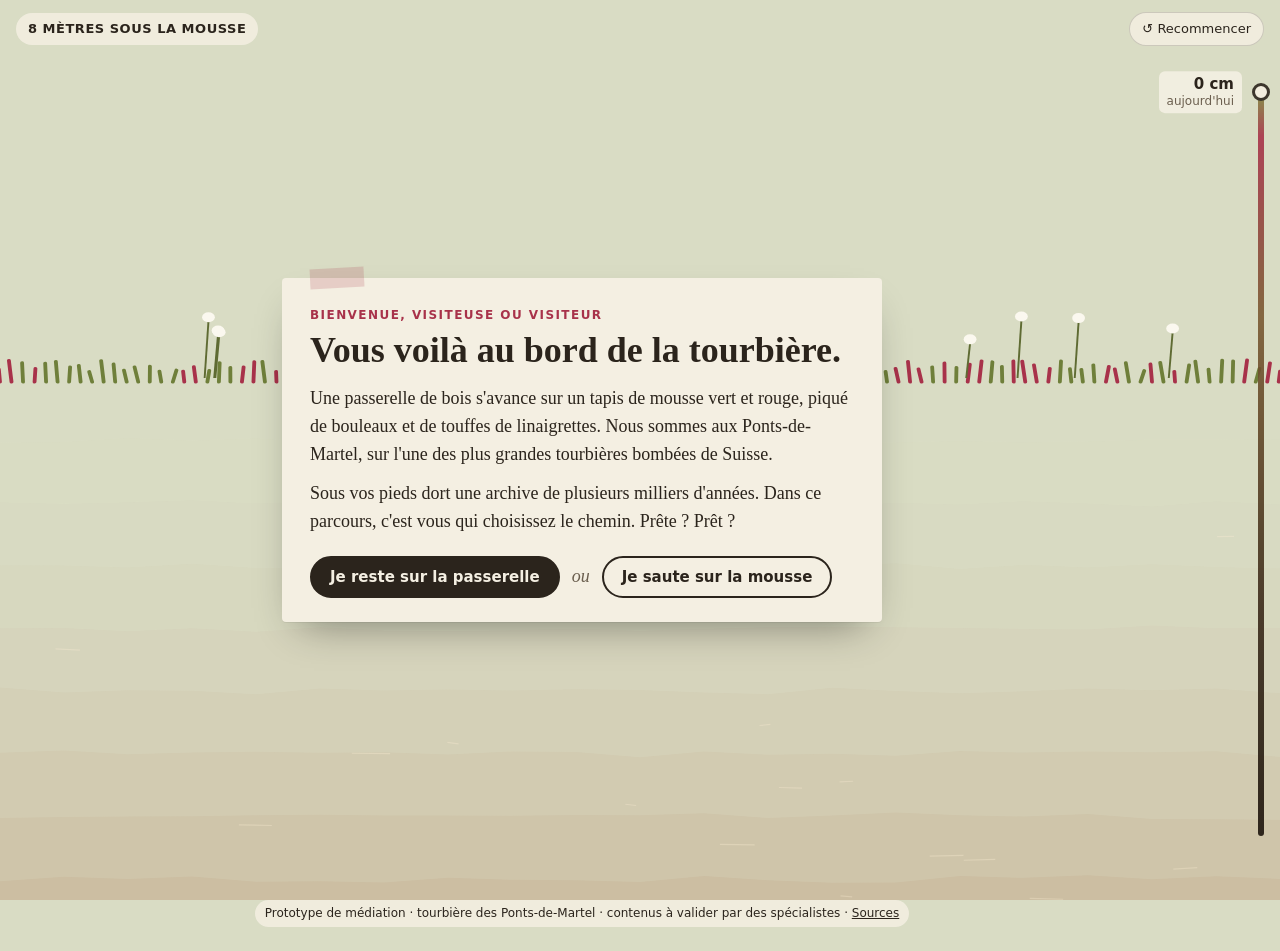
<file: index.html>
<!doctype html>
<html lang="fr">
<head>
  <meta charset="utf-8">
  <meta name="viewport" content="width=device-width, initial-scale=1">
  <title>8 mètres sous la mousse</title>
  <meta name="description" content="Un parcours dont vous êtes le héros, à travers les couches de la tourbière des Ponts-de-Martel : 1 millimètre par an, 8500 ans d'archives.">
  <meta property="og:title" content="8 mètres sous la mousse">
  <meta property="og:description" content="Descendez couche par couche dans la tourbière des Ponts-de-Martel.">
  <meta name="theme-color" content="#d9dcc4">
  <link rel="stylesheet" href="style.css">
</head>
<body>
  <div class="strata" aria-hidden="true">
    <svg id="strata-svg" xmlns="http://www.w3.org/2000/svg" preserveAspectRatio="none"></svg>
  </div>

  <header class="top">
    <span class="brand">8 mètres sous la mousse</span>
    <button class="restart" id="restart" type="button">↺ Recommencer</button>
  </header>

  <aside class="gauge" aria-label="Profondeur et âge de la couche">
    <div class="gauge-track"><div class="gauge-marker" id="gauge-marker"></div></div>
    <div class="gauge-label" id="gauge-label">
      <span class="g-depth">0 cm</span>
      <span class="g-age">aujourd'hui</span>
    </div>
  </aside>

  <main class="stage">
    <article class="card" id="card" aria-live="polite" tabindex="-1">
      <p class="kicker" id="kicker"></p>
      <h1 id="title"></h1>
      <div class="body" id="body"></div>
      <div class="aside-note" id="aside" hidden></div>
      <nav class="choices" id="choices" aria-label="Que faites-vous ?"></nav>
    </article>
  </main>

  <footer class="foot">
    <p>Prototype de médiation · tourbière des Ponts-de-Martel · contenus à valider par des spécialistes · <a href="#sources" data-scene="sources">Sources</a></p>
  </footer>

  <noscript><p class="noscript">Ce parcours a besoin de JavaScript pour fonctionner.</p></noscript>
  <script src="script.js"></script>
</body>
</html>
</file>
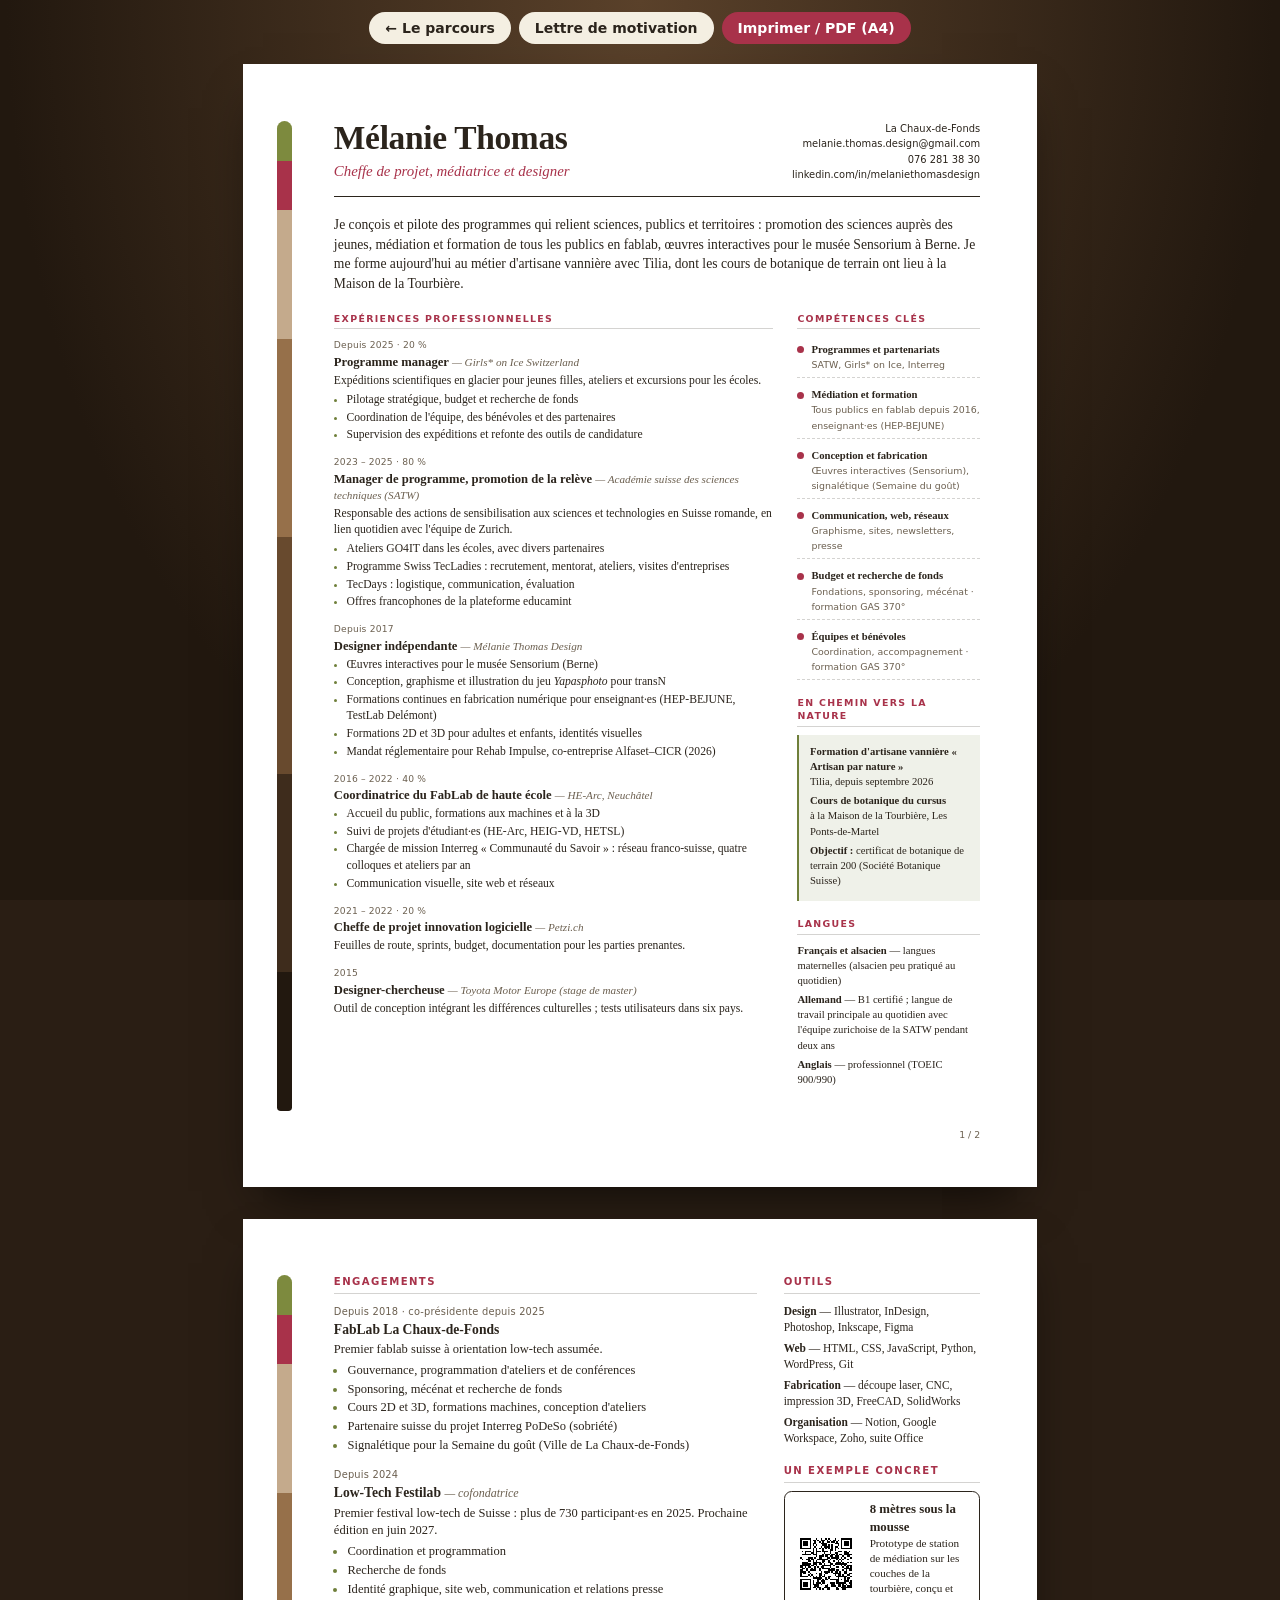
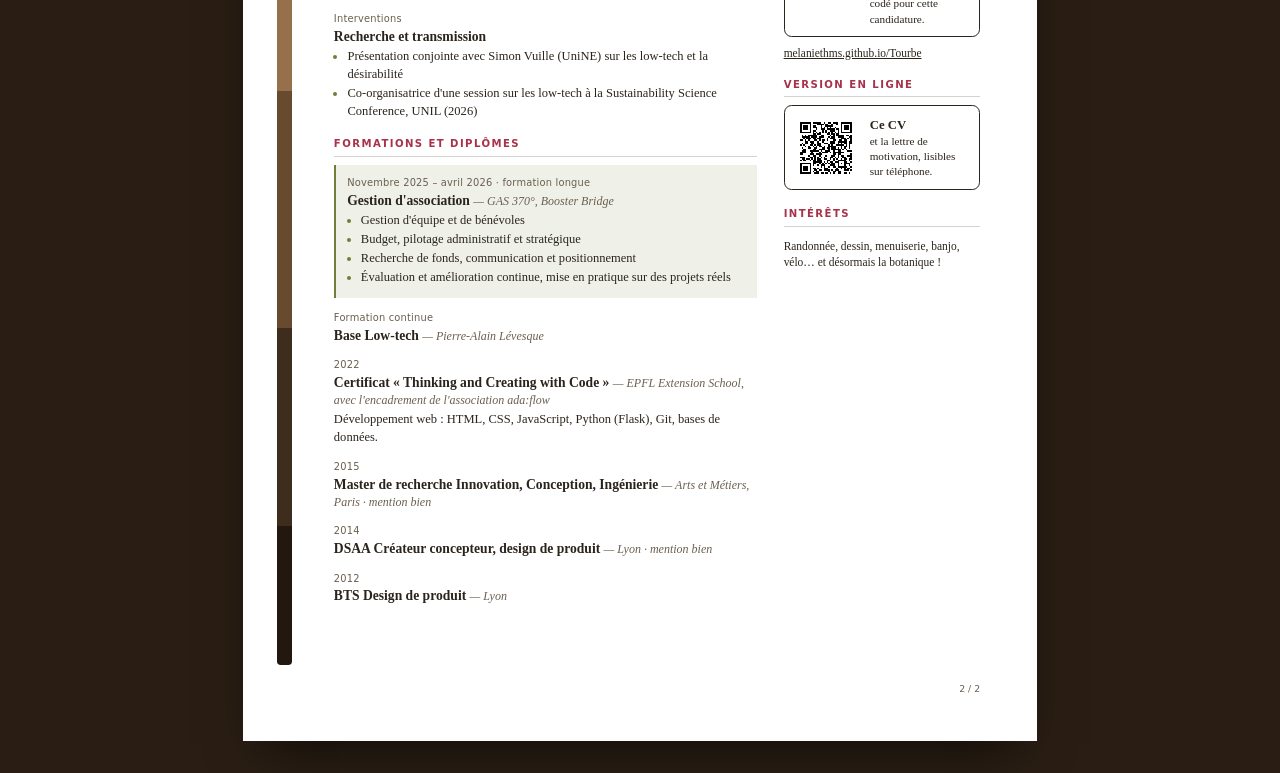
<file: cv.html>
<!doctype html>
<html lang="fr">
<head>
  <meta charset="utf-8">
  <meta name="viewport" content="width=device-width, initial-scale=1">
  <meta name="robots" content="noindex">
  <title>Mélanie Thomas — CV</title>
  <link rel="stylesheet" href="doc.css">
</head>
<body>
  <nav class="toolbar" aria-label="Navigation">
    <a href="./">← Le parcours</a>
    <a href="lettre.html">Lettre de motivation</a>
    <button type="button" class="primary" onclick="window.print()">Imprimer / PDF (A4)</button>
  </nav>

  <!-- ===================== PAGE 1 ===================== -->
  <article class="sheet">
    <header class="head">
      <div>
        <h1>Mélanie Thomas</h1>
        <p class="role">Cheffe de projet, médiatrice et designer</p>
      </div>
      <div class="contact">
        La Chaux-de-Fonds<br>
        <a href="mailto:melanie.thomas.design@gmail.com">melanie.thomas.design@gmail.com</a><br>
        <a href="tel:+41762813830">076 281 38 30</a><br>
        <a href="https://www.linkedin.com/in/melaniethomasdesign/">linkedin.com/in/melaniethomasdesign</a>
      </div>
    </header>

    <p class="lead">Je conçois et pilote des programmes qui relient sciences, publics et territoires&nbsp;: promotion des sciences auprès des jeunes, médiation et formation de tous les publics en fablab, œuvres interactives pour le musée Sensorium à Berne. Je me forme aujourd'hui au métier d'artisane vannière avec Tilia, dont les cours de botanique de terrain ont lieu à la Maison de la Tourbière.</p>

    <div class="cols">
      <div class="main">
        <section>
          <h2>Expériences professionnelles</h2>

          <div class="entry">
            <span class="when">Depuis 2025 · 20 %</span>
            <h3>Programme manager <small>— Girls* on Ice Switzerland</small></h3>
            <p>Expéditions scientifiques en glacier pour jeunes filles, ateliers et excursions pour les écoles.</p>
            <ul>
              <li>Pilotage stratégique, budget et recherche de fonds</li>
              <li>Coordination de l'équipe, des bénévoles et des partenaires</li>
              <li>Supervision des expéditions et refonte des outils de candidature</li>
            </ul>
          </div>

          <div class="entry">
            <span class="when">2023 – 2025 · 80 %</span>
            <h3>Manager de programme, promotion de la relève <small>— Académie suisse des sciences techniques (SATW)</small></h3>
            <p>Responsable des actions de sensibilisation aux sciences et technologies en Suisse romande, en lien quotidien avec l'équipe de Zurich.</p>
            <ul>
              <li>Ateliers GO4IT dans les écoles, avec divers partenaires</li>
              <li>Programme Swiss TecLadies&nbsp;: recrutement, mentorat, ateliers, visites d'entreprises</li>
              <li>TecDays&nbsp;: logistique, communication, évaluation</li>
              <li>Offres francophones de la plateforme educamint</li>
            </ul>
          </div>

          <div class="entry">
            <span class="when">Depuis 2017</span>
            <h3>Designer indépendante <small>— Mélanie Thomas Design</small></h3>
            <ul>
              <li>Œuvres interactives pour le musée Sensorium (Berne)</li>
              <li>Conception, graphisme et illustration du jeu <i>Yapasphoto</i> pour transN</li>
              <li>Formations continues en fabrication numérique pour enseignant·es (HEP-BEJUNE, TestLab Delémont)</li>
              <li>Formations 2D et 3D pour adultes et enfants, identités visuelles</li>
              <li>Mandat réglementaire pour Rehab Impulse, co-entreprise Alfaset–CICR (2026)</li>
            </ul>
          </div>

          <div class="entry">
            <span class="when">2016 – 2022 · 40 %</span>
            <h3>Coordinatrice du FabLab de haute école <small>— HE-Arc, Neuchâtel</small></h3>
            <ul>
              <li>Accueil du public, formations aux machines et à la 3D</li>
              <li>Suivi de projets d'étudiant·es (HE-Arc, HEIG-VD, HETSL)</li>
              <li>Chargée de mission Interreg « Communauté du Savoir »&nbsp;: réseau franco-suisse, quatre colloques et ateliers par an</li>
              <li>Communication visuelle, site web et réseaux</li>
            </ul>
          </div>

          <div class="entry">
            <span class="when">2021 – 2022 · 20 %</span>
            <h3>Cheffe de projet innovation logicielle <small>— Petzi.ch</small></h3>
            <p>Feuilles de route, sprints, budget, documentation pour les parties prenantes.</p>
          </div>

          <div class="entry">
            <span class="when">2015</span>
            <h3>Designer-chercheuse <small>— Toyota Motor Europe (stage de master)</small></h3>
            <p>Outil de conception intégrant les différences culturelles&nbsp;; tests utilisateurs dans six pays.</p>
          </div>
        </section>
      </div>

      <aside class="side">
        <section>
          <h2>Compétences clés</h2>
          <ul class="skills">
            <li><b>Programmes et partenariats</b><span>SATW, Girls* on Ice, Interreg</span></li>
            <li><b>Médiation et formation</b><span>Tous publics en fablab depuis 2016, enseignant·es (HEP-BEJUNE)</span></li>
            <li><b>Conception et fabrication</b><span>Œuvres interactives (Sensorium), signalétique (Semaine du goût)</span></li>
            <li><b>Communication, web, réseaux</b><span>Graphisme, sites, newsletters, presse</span></li>
            <li><b>Budget et recherche de fonds</b><span>Fondations, sponsoring, mécénat · formation GAS 370°</span></li>
            <li><b>Équipes et bénévoles</b><span>Coordination, accompagnement · formation GAS 370°</span></li>
          </ul>
        </section>

        <section>
          <h2>En chemin vers la nature</h2>
          <div class="now">
            <ul>
              <li><b>Formation d'artisane vannière « Artisan par nature »</b><br>Tilia, depuis septembre 2026</li>
              <li><b>Cours de botanique du cursus</b><br>à la Maison de la Tourbière, Les Ponts-de-Martel</li>
              <li><b>Objectif&nbsp;:</b> certificat de botanique de terrain 200 (Société Botanique Suisse)</li>
            </ul>
          </div>
        </section>

        <section>
          <h2>Langues</h2>
          <ul>
            <li><b>Français et alsacien</b> — langues maternelles (alsacien peu pratiqué au quotidien)</li>
            <li><b>Allemand</b> — B1 certifié&nbsp;; langue de travail principale au quotidien avec l'équipe zurichoise de la SATW pendant deux ans</li>
            <li><b>Anglais</b> — professionnel (TOEIC 900/990)</li>
          </ul>
        </section>

      </aside>
    </div>
    <span class="folio">1 / 2</span>
  </article>

  <!-- ===================== PAGE 2 ===================== -->
  <article class="sheet">
    <div class="cols">
      <div class="main">
        <section>
          <h2>Engagements</h2>

          <div class="entry">
            <span class="when">Depuis 2018 · co-présidente depuis 2025</span>
            <h3>FabLab La Chaux-de-Fonds</h3>
            <p>Premier fablab suisse à orientation low-tech assumée.</p>
            <ul>
              <li>Gouvernance, programmation d'ateliers et de conférences</li>
              <li>Sponsoring, mécénat et recherche de fonds</li>
              <li>Cours 2D et 3D, formations machines, conception d'ateliers</li>
              <li>Partenaire suisse du projet Interreg PoDeSo (sobriété)</li>
              <li>Signalétique pour la Semaine du goût (Ville de La Chaux-de-Fonds)</li>
            </ul>
          </div>

          <div class="entry">
            <span class="when">Depuis 2024</span>
            <h3>Low-Tech Festilab <small>— cofondatrice</small></h3>
            <p>Premier festival low-tech de Suisse&nbsp;: plus de 730 participant·es en 2025. Prochaine édition en juin 2027.</p>
            <ul>
              <li>Coordination et programmation</li>
              <li>Recherche de fonds</li>
              <li>Identité graphique, site web, communication et relations presse</li>
            </ul>
          </div>


          <div class="entry">
            <span class="when">Interventions</span>
            <h3>Recherche et transmission</h3>
            <ul>
              <li>Présentation conjointe avec Simon Vuille (UniNE) sur les low-tech et la désirabilité</li>
              <li>Co-organisatrice d'une session sur les low-tech à la Sustainability Science Conference, UNIL (2026)</li>
            </ul>
          </div>
        </section>

        <section>
          <h2>Formations et diplômes</h2>

          <div class="entry now">
            <span class="when">Novembre 2025 – avril 2026 · formation longue</span>
            <h3>Gestion d'association <small>— GAS 370°, Booster Bridge</small></h3>
            <ul>
              <li>Gestion d'équipe et de bénévoles</li>
              <li>Budget, pilotage administratif et stratégique</li>
              <li>Recherche de fonds, communication et positionnement</li>
              <li>Évaluation et amélioration continue, mise en pratique sur des projets réels</li>
            </ul>
          </div>
          <div class="entry">
            <span class="when">Formation continue</span>
            <h3>Base Low-tech <small>— Pierre-Alain Lévesque</small></h3>
          </div>
          <div class="entry">
            <span class="when">2022</span>
            <h3>Certificat « Thinking and Creating with Code » <small>— EPFL Extension School, avec l'encadrement de l'association ada:flow</small></h3>
            <p>Développement web&nbsp;: HTML, CSS, JavaScript, Python (Flask), Git, bases de données.</p>
          </div>
          <div class="entry">
            <span class="when">2015</span>
            <h3>Master de recherche Innovation, Conception, Ingénierie <small>— Arts et Métiers, Paris · mention bien</small></h3>
          </div>
          <div class="entry">
            <span class="when">2014</span>
            <h3>DSAA Créateur concepteur, design de produit <small>— Lyon · mention bien</small></h3>
          </div>
          <div class="entry">
            <span class="when">2012</span>
            <h3>BTS Design de produit <small>— Lyon</small></h3>
          </div>
        </section>
      </div>

      <aside class="side">

        <section>
          <h2>Outils</h2>
          <ul>
            <li><b>Design</b> — Illustrator, InDesign, Photoshop, Inkscape, Figma</li>
            <li><b>Web</b> — HTML, CSS, JavaScript, Python, WordPress, Git</li>
            <li><b>Fabrication</b> — découpe laser, CNC, impression 3D, FreeCAD, SolidWorks</li>
            <li><b>Organisation</b> — Notion, Google Workspace, Zoho, suite Office</li>
          </ul>
        </section>

        <section>
          <h2>Un exemple concret</h2>
          <div class="qr">
            <img src="qr/qr-site.svg" alt="QR code vers le parcours 8 mètres sous la mousse">
            <p><b>8 mètres sous la mousse</b>Prototype de station de médiation sur les couches de la tourbière, conçu et codé pour cette candidature.</p>
          </div>
          <p style="margin-top:2mm"><a href="https://melaniethms.github.io/Tourbe/">melaniethms.github.io/Tourbe</a></p>
        </section>

        <section>
          <h2>Version en ligne</h2>
          <div class="qr">
            <img src="qr/qr-cv.svg" alt="QR code vers ce CV en ligne">
            <p><b>Ce CV</b>et la lettre de motivation, lisibles sur téléphone.</p>
          </div>
        </section>

        <section>
          <h2>Intérêts</h2>
          <p>Randonnée, dessin, menuiserie, banjo, vélo… et désormais la botanique&nbsp;!</p>
        </section>
      </aside>
    </div>
    <span class="folio">2 / 2</span>
  </article>
  <script src="fit.js"></script>
  <script>
    if (new URLSearchParams(location.search).has("edition"))
      document.querySelectorAll('.toolbar a[href$=".html"]').forEach((a) => { a.href += "?edition"; });
  </script>
  <script src="edit.js"></script>
</body>
</html>
</file>
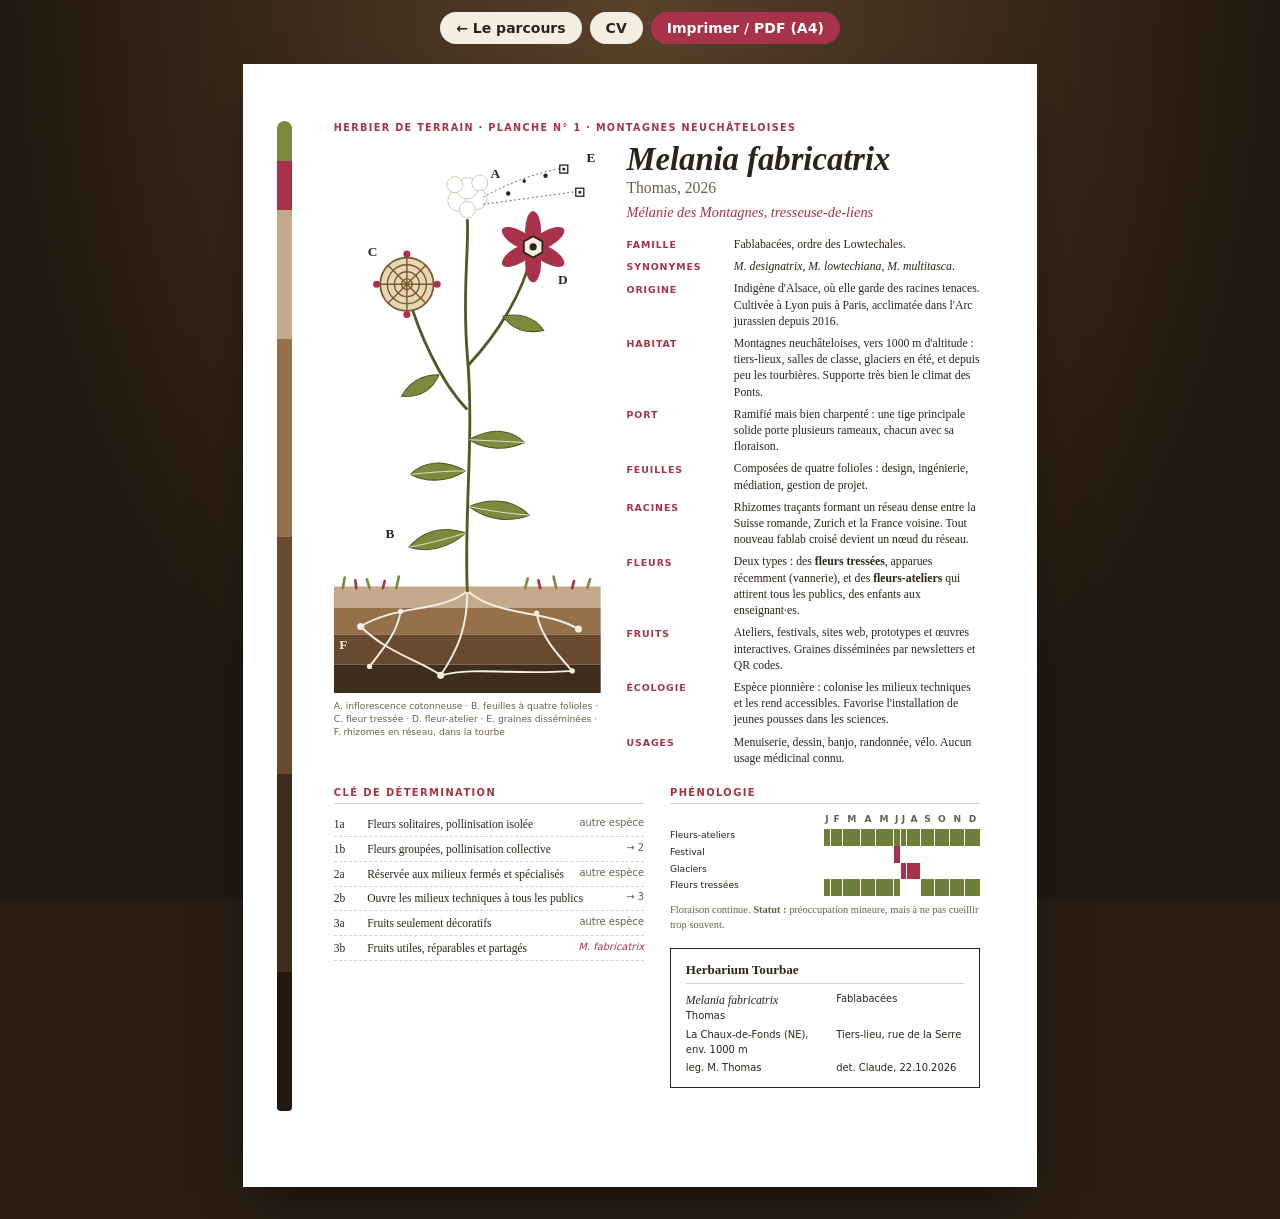
<file: fiche.html>
<!doctype html>
<html lang="fr">
<head>
  <meta charset="utf-8">
  <meta name="viewport" content="width=device-width, initial-scale=1">
  <meta name="robots" content="noindex">
  <title>Melania fabricatrix — planche d'herbier</title>
  <link rel="stylesheet" href="doc.css">
  <style>
    .plate { display: grid; grid-template-columns: 72mm 1fr; gap: 7mm; }
    .plate figure { margin: 0; }
    .plate svg { width: 72mm; height: auto; display: block; }
    .plate figcaption { font-family: var(--sans); font-size: 7pt; color: var(--muted); margin-top: 2mm; }
    .latin { font-size: 25pt; font-style: italic; font-weight: 600; margin: 0; line-height: 1.05; }
    .latin small { display: block; margin-top: 1mm; font-style: normal; font-weight: 400; font-size: 12pt; color: var(--muted); }
    .vern { margin: 1.5mm 0 4mm; font-size: 11pt; color: var(--accent); font-style: italic; }
    dl.traits { margin: 0; display: grid; grid-template-columns: 26mm 1fr; gap: 1.6mm 3mm; font-size: 9pt; line-height: 1.38; }
    dl.traits dt { font-family: var(--sans); font-size: 7.2pt; font-weight: 700; letter-spacing: .1em; text-transform: uppercase; color: var(--accent); padding-top: .6mm; }
    dl.traits dd { margin: 0; }
    dl.traits b { font-weight: 700; }
    .key { margin: 0; padding: 0; list-style: none; font-size: 8.8pt; }
    .key li { display: grid; grid-template-columns: 7mm 1fr auto; gap: 2mm; padding: 1mm 0; border-bottom: 1px dashed var(--line); }
    .key li span:last-child { font-family: var(--sans); font-size: 7.6pt; color: var(--muted); white-space: nowrap; }
    .key em { color: var(--accent); }
    .pheno { width: 100%; border-collapse: collapse; font-family: var(--sans); font-size: 7pt; }
    .pheno th { font-weight: 600; color: var(--muted); padding: 0 0 1mm; text-align: center; }
    .pheno td { height: 4mm; border-left: 1px solid #fff; padding: 0; }
    .pheno td.on { background: var(--moss); }
    .pheno td.hot { background: var(--accent); }
    .pheno th.row { text-align: left; color: var(--ink); white-space: nowrap; padding-right: 2mm; font-weight: 400; }
    .label {
      display: grid; grid-template-columns: 1fr 1fr; gap: 1mm 6mm;
      border: 1.5px solid var(--ink); padding: 3mm 4mm; font-family: var(--sans); font-size: 7.6pt; line-height: 1.5;
    }
    .label .t { grid-column: 1 / -1; font-family: var(--serif); font-size: 10pt; font-weight: 700; border-bottom: 1px solid var(--line); padding-bottom: 1mm; margin-bottom: 1mm; }
    .label i { font-family: var(--serif); font-size: 9pt; }
    .two { display: grid; grid-template-columns: 1fr 1fr; gap: 7mm; }
    @media screen and (max-width: 820px) {
      .plate, .two { grid-template-columns: 1fr; }
      .plate svg { width: 100%; max-width: 320px; margin: 0 auto; }
      dl.traits { grid-template-columns: 1fr; gap: 1mm; }
      dl.traits dd { margin-bottom: 2mm; }
      .label { grid-template-columns: 1fr; }
    }
  </style>
</head>
<body>
  <nav class="toolbar" aria-label="Navigation">
    <a href="./">← Le parcours</a>
    <a href="cv.html">CV</a>
    <button type="button" class="primary" onclick="window.print()">Imprimer / PDF (A4)</button>
  </nav>

  <article class="sheet">
    <p class="kicker">Herbier de terrain · planche n° 1 · Montagnes neuchâteloises</p>

    <div class="plate">
      <figure>
        <svg viewBox="0 0 300 620" xmlns="http://www.w3.org/2000/svg" role="img" aria-label="Illustration de Melania fabricatrix : tige ramifiée, feuilles, trois inflorescences, rhizomes en réseau dans la tourbe">
          <!-- Tourbe en strates -->
          <rect x="0" y="500" width="300" height="24" fill="#c4aa8c"/>
          <rect x="0" y="524" width="300" height="30" fill="#96704a"/>
          <rect x="0" y="554" width="300" height="34" fill="#684a2e"/>
          <rect x="0" y="588" width="300" height="32" fill="#3e2c1c"/>
          <g stroke="#7d8a3e" stroke-width="3" stroke-linecap="round">
            <line x1="10" y1="502" x2="12" y2="490"/><line x1="40" y1="502" x2="37" y2="492"/><line x1="70" y1="502" x2="73" y2="489"/>
            <line x1="215" y1="502" x2="218" y2="491"/><line x1="250" y1="502" x2="247" y2="489"/><line x1="285" y1="502" x2="288" y2="492"/>
          </g>
          <g stroke="#a8324a" stroke-width="3" stroke-linecap="round">
            <line x1="25" y1="502" x2="24" y2="493"/><line x1="55" y1="502" x2="57" y2="494"/><line x1="232" y1="502" x2="230" y2="493"/><line x1="268" y1="502" x2="270" y2="494"/>
          </g>

          <!-- F : rhizomes en réseau -->
          <g fill="none" stroke="#f4efe2" stroke-width="2.2" stroke-linecap="round">
            <path d="M150 505 C120 530 70 520 30 545"/>
            <path d="M150 505 C185 535 235 525 275 548"/>
            <path d="M150 505 C150 545 140 570 120 600"/>
            <path d="M75 528 C70 555 55 570 40 590"/>
            <path d="M228 530 C232 555 250 575 268 595"/>
            <path d="M30 545 C60 575 100 585 120 600 C160 590 200 600 268 595"/>
          </g>
          <g fill="#f4efe2">
            <circle cx="30" cy="545" r="4"/><circle cx="275" cy="548" r="4"/><circle cx="120" cy="600" r="4"/>
            <circle cx="75" cy="528" r="3"/><circle cx="228" cy="530" r="3"/><circle cx="40" cy="590" r="3"/><circle cx="268" cy="595" r="3"/>
          </g>

          <!-- Tige principale et rameaux -->
          <g fill="none" stroke="#4f5a26" stroke-width="3.2" stroke-linecap="round">
            <path d="M150 505 C146 420 158 330 150 240 C144 170 152 120 150 88"/>
            <path d="M149 300 C120 270 95 215 82 168"/>
            <path d="M152 250 C185 215 212 170 222 128"/>
          </g>

          <!-- B : feuilles composées (quatre folioles = quatre métiers) -->
          <g fill="#7d8a3e" stroke="#4f5a26" stroke-width="1.2">
            <path d="M148 440 C120 430 98 440 84 456 C104 462 128 458 148 440Z"/>
            <path d="M152 410 C182 398 205 405 220 420 C198 428 172 426 152 410Z"/>
            <path d="M148 370 C122 356 100 360 86 374 C106 384 130 382 148 370Z"/>
            <path d="M152 335 C178 320 200 324 214 338 C194 348 170 346 152 335Z"/>
            <path d="M118 262 C98 262 84 272 76 286 C96 288 110 280 118 262Z"/>
            <path d="M190 196 C210 192 226 198 236 212 C216 216 200 210 190 196Z"/>
          </g>
          <g stroke="#e9ecd8" stroke-width="1" fill="none">
            <path d="M148 440 C125 447 105 452 84 456"/><path d="M152 410 C178 416 200 418 220 420"/>
            <path d="M148 370 C126 370 105 372 86 374"/><path d="M152 335 C175 336 195 337 214 338"/>
          </g>

          <!-- C : fleur-vannerie (fond de panier tressé) -->
          <g transform="translate(82 160)">
            <circle r="30" fill="#e8d6b5" stroke="#7a5a33" stroke-width="2"/>
            <g fill="none" stroke="#7a5a33" stroke-width="1.6">
              <circle r="22"/><circle r="14"/><circle r="6"/>
              <path d="M0 -30V30M-30 0H30M-21 -21L21 21M21 -21L-21 21"/>
            </g>
            <g fill="#a8324a"><circle cx="0" cy="-34" r="4"/><circle cx="34" cy="0" r="4"/><circle cx="0" cy="34" r="4"/><circle cx="-34" cy="0" r="4"/></g>
          </g>

          <!-- D : fleur-atelier (corolle à pétales, cœur hexagonal) -->
          <g transform="translate(224 118)">
            <g fill="#a8324a">
              <ellipse rx="9" ry="22" transform="rotate(0)  translate(0 -18)"/>
              <ellipse rx="9" ry="22" transform="rotate(60) translate(0 -18)"/>
              <ellipse rx="9" ry="22" transform="rotate(120) translate(0 -18)"/>
              <ellipse rx="9" ry="22" transform="rotate(180) translate(0 -18)"/>
              <ellipse rx="9" ry="22" transform="rotate(240) translate(0 -18)"/>
              <ellipse rx="9" ry="22" transform="rotate(300) translate(0 -18)"/>
            </g>
            <polygon points="0,-12 10.4,-6 10.4,6 0,12 -10.4,6 -10.4,-6" fill="#f4efe2" stroke="#2b241c" stroke-width="2"/>
            <circle r="4" fill="#2b241c"/>
          </g>

          <!-- A : inflorescence cotonneuse (comme une linaigrette) -->
          <g transform="translate(150 72)" fill="#ffffff" stroke="#c9c2b0" stroke-width="1">
            <circle cx="-10" cy="-6" r="12"/><circle cx="10" cy="-8" r="12"/><circle cx="0" cy="-20" r="12"/>
            <circle cx="-14" cy="-24" r="9"/><circle cx="14" cy="-26" r="9"/><circle cx="0" cy="4" r="9"/>
          </g>

          <!-- E : graines disséminées (dont quelques-unes en forme de QR) -->
          <g fill="#2b241c">
            <circle cx="196" cy="58" r="2.5"/><circle cx="214" cy="44" r="2"/><circle cx="238" cy="38" r="2.5"/>
            <rect x="254" y="26" width="9" height="9" fill="none" stroke="#2b241c" stroke-width="1.5"/><rect x="257" y="29" width="3" height="3"/>
            <rect x="272" y="52" width="9" height="9" fill="none" stroke="#2b241c" stroke-width="1.5"/><rect x="275" y="55" width="3" height="3"/>
          </g>
          <g fill="none" stroke="#2b241c" stroke-width=".8" stroke-dasharray="2 3">
            <path d="M168 62 C190 50 220 36 254 30"/><path d="M168 70 C200 66 240 60 272 56"/>
          </g>

          <!-- Lettres de légende -->
          <g font-family="Georgia, serif" font-size="15" font-weight="700" fill="#2b241c">
            <text x="176" y="40">A</text><text x="58" y="445">B</text><text x="38" y="128">C</text>
            <text x="252" y="160">D</text><text x="284" y="22">E</text><text x="6" y="570" fill="#f4efe2">F</text>
          </g>
        </svg>
        <figcaption>A. inflorescence cotonneuse · B. feuilles à quatre folioles · C. fleur tressée · D. fleur-atelier · E. graines disséminées · F. rhizomes en réseau, dans la tourbe</figcaption>
      </figure>

      <div>
        <p class="latin">Melania fabricatrix <small>Thomas, 2026</small></p>
        <p class="vern">Mélanie des Montagnes, tresseuse-de-liens</p>

        <dl class="traits">
          <dt>Famille</dt>
          <dd>Fablabacées, ordre des Lowtechales.</dd>

          <dt>Synonymes</dt>
          <dd><i>M. designatrix</i>, <i>M. lowtechiana</i>, <i>M. multitasca</i>.</dd>

          <dt>Origine</dt>
          <dd>Indigène d'Alsace, où elle garde des racines tenaces. Cultivée à Lyon puis à Paris, acclimatée dans l'Arc jurassien depuis 2016.</dd>

          <dt>Habitat</dt>
          <dd>Montagnes neuchâteloises, vers 1000 m d'altitude&nbsp;: tiers-lieux, salles de classe, glaciers en été, et depuis peu les tourbières. Supporte très bien le climat des Ponts.</dd>

          <dt>Port</dt>
          <dd>Ramifié mais bien charpenté&nbsp;: une tige principale solide porte plusieurs rameaux, chacun avec sa floraison.</dd>

          <dt>Feuilles</dt>
          <dd>Composées de quatre folioles&nbsp;: design, ingénierie, médiation, gestion de projet.</dd>

          <dt>Racines</dt>
          <dd>Rhizomes traçants formant un réseau dense entre la Suisse romande, Zurich et la France voisine. Tout nouveau fablab croisé devient un nœud du réseau.</dd>

          <dt>Fleurs</dt>
          <dd>Deux types&nbsp;: des <b>fleurs tressées</b>, apparues récemment (vannerie), et des <b>fleurs-ateliers</b> qui attirent tous les publics, des enfants aux enseignant·es.</dd>

          <dt>Fruits</dt>
          <dd>Ateliers, festivals, sites web, prototypes et œuvres interactives. Graines disséminées par newsletters et QR codes.</dd>

          <dt>Écologie</dt>
          <dd>Espèce pionnière&nbsp;: colonise les milieux techniques et les rend accessibles. Favorise l'installation de jeunes pousses dans les sciences.</dd>

          <dt>Usages</dt>
          <dd>Menuiserie, dessin, banjo, randonnée, vélo. Aucun usage médicinal connu.</dd>
        </dl>
      </div>
    </div>

    <div class="two" style="margin-top:5mm">
      <section>
        <h2>Clé de détermination</h2>
        <ol class="key">
          <li><span>1a</span><span>Fleurs solitaires, pollinisation isolée</span><span>autre espèce</span></li>
          <li><span>1b</span><span>Fleurs groupées, pollinisation collective</span><span>→ 2</span></li>
          <li><span>2a</span><span>Réservée aux milieux fermés et spécialisés</span><span>autre espèce</span></li>
          <li><span>2b</span><span>Ouvre les milieux techniques à tous les publics</span><span>→ 3</span></li>
          <li><span>3a</span><span>Fruits seulement décoratifs</span><span>autre espèce</span></li>
          <li><span>3b</span><span>Fruits utiles, réparables et partagés</span><span><em>M. fabricatrix</em></span></li>
        </ol>
      </section>

      <section>
        <h2>Phénologie</h2>
        <table class="pheno" aria-label="Calendrier de floraison">
          <tr><th></th><th>J</th><th>F</th><th>M</th><th>A</th><th>M</th><th>J</th><th>J</th><th>A</th><th>S</th><th>O</th><th>N</th><th>D</th></tr>
          <tr><th class="row">Fleurs-ateliers</th><td class="on"></td><td class="on"></td><td class="on"></td><td class="on"></td><td class="on"></td><td class="on"></td><td class="on"></td><td class="on"></td><td class="on"></td><td class="on"></td><td class="on"></td><td class="on"></td></tr>
          <tr><th class="row">Festival</th><td></td><td></td><td></td><td></td><td></td><td class="hot"></td><td></td><td></td><td></td><td></td><td></td><td></td></tr>
          <tr><th class="row">Glaciers</th><td></td><td></td><td></td><td></td><td></td><td></td><td class="hot"></td><td class="hot"></td><td></td><td></td><td></td><td></td></tr>
          <tr><th class="row">Fleurs tressées</th><td class="on"></td><td class="on"></td><td class="on"></td><td class="on"></td><td class="on"></td><td class="on"></td><td></td><td></td><td class="on"></td><td class="on"></td><td class="on"></td><td class="on"></td></tr>
        </table>
        <p style="font-size:8pt;margin:2mm 0 4mm;color:var(--muted)">Floraison continue. <b>Statut&nbsp;:</b> préoccupation mineure, mais à ne pas cueillir trop souvent.</p>

        <div class="label">
          <div class="t">Herbarium Tourbae</div>
          <div><i>Melania fabricatrix</i> Thomas</div>
          <div>Fablabacées</div>
          <div>La Chaux-de-Fonds (NE), env. 1000 m</div>
          <div>Tiers-lieu, rue de la Serre</div>
          <div>leg. M. Thomas</div>
          <div>det. Claude, 22.10.2026</div>
        </div>
      </section>
    </div>
  </article>
  <script src="fit.js"></script>
</body>
</html>
</file>
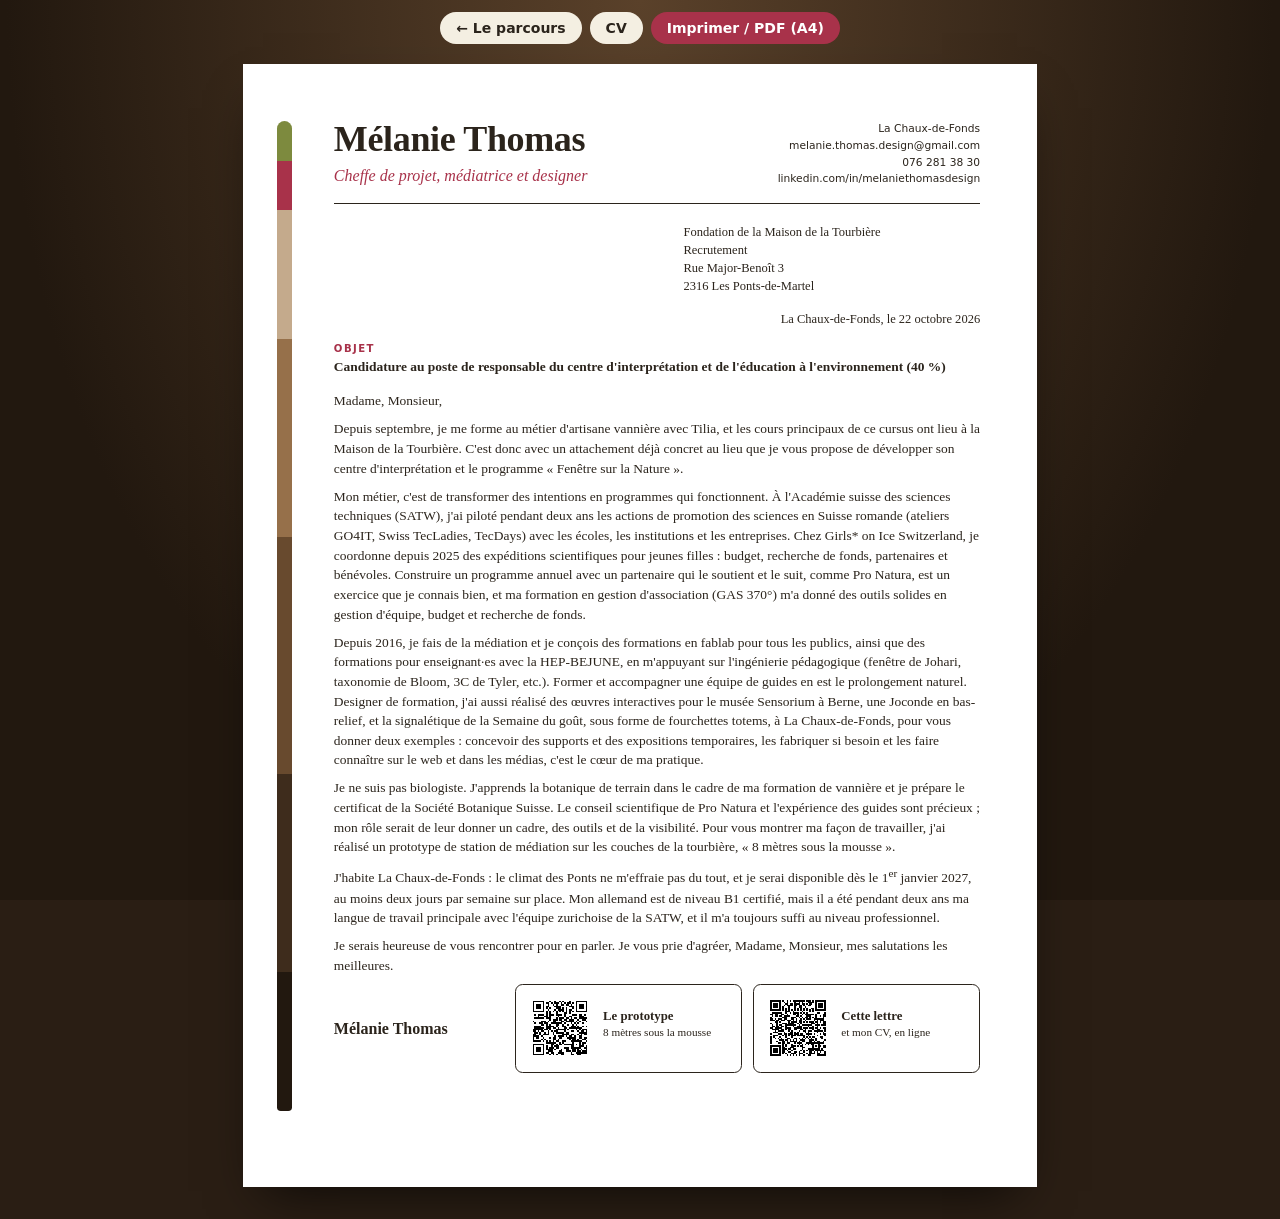
<file: lettre.html>
<!doctype html>
<html lang="fr">
<head>
  <meta charset="utf-8">
  <meta name="viewport" content="width=device-width, initial-scale=1">
  <meta name="robots" content="noindex">
  <title>Mélanie Thomas — Lettre de motivation</title>
  <link rel="stylesheet" href="doc.css">
</head>
<body>
  <nav class="toolbar" aria-label="Navigation">
    <a href="./">← Le parcours</a>
    <a href="cv.html">CV</a>
    <button type="button" class="primary" onclick="window.print()">Imprimer / PDF (A4)</button>
  </nav>

  <article class="sheet letter">
    <header class="head">
      <div>
        <h1>Mélanie Thomas</h1>
        <p class="role">Cheffe de projet, médiatrice et designer</p>
      </div>
      <div class="contact">
        La Chaux-de-Fonds<br>
        <a href="mailto:melanie.thomas.design@gmail.com">melanie.thomas.design@gmail.com</a><br>
        <a href="tel:+41762813830">076 281 38 30</a><br>
        <a href="https://www.linkedin.com/in/melaniethomasdesign/">linkedin.com/in/melaniethomasdesign</a>
      </div>
    </header>

    <div class="addr">
      <div></div>
      <div class="to">
        Fondation de la Maison de la Tourbière<br>
        Recrutement<br>
        Rue Major-Benoît 3<br>
        2316 Les Ponts-de-Martel
      </div>
    </div>

    <p class="place">La Chaux-de-Fonds, le 22 octobre 2026</p>

    <p class="object"><span>Objet</span>Candidature au poste de responsable du centre d'interprétation et de l'éducation à l'environnement (40 %)</p>

    <p>Madame, Monsieur,</p>

    <p>Depuis septembre, je me forme au métier d'artisane vannière avec Tilia, et les cours principaux de ce cursus ont lieu à la Maison de la Tourbière. C'est donc avec un attachement déjà concret au lieu que je vous propose de développer son centre d'interprétation et le programme « Fenêtre sur la Nature ».</p>

    <p>Mon métier, c'est de transformer des intentions en programmes qui fonctionnent. À l'Académie suisse des sciences techniques (SATW), j'ai piloté pendant deux ans les actions de promotion des sciences en Suisse romande (ateliers GO4IT, Swiss TecLadies, TecDays) avec les écoles, les institutions et les entreprises. Chez Girls* on Ice Switzerland, je coordonne depuis 2025 des expéditions scientifiques pour jeunes filles&nbsp;: budget, recherche de fonds, partenaires et bénévoles. Construire un programme annuel avec un partenaire qui le soutient et le suit, comme Pro Natura, est un exercice que je connais bien, et ma formation en gestion d'association (GAS 370°) m'a donné des outils solides en gestion d'équipe, budget et recherche de fonds.</p>

    <p>Depuis 2016, je fais de la médiation et je conçois des formations en fablab pour tous les publics, ainsi que des formations pour enseignant·es avec la HEP-BEJUNE, en m'appuyant sur l'ingénierie pédagogique (fenêtre de Johari, taxonomie de Bloom, 3C de Tyler, etc.). Former et accompagner une équipe de guides en est le prolongement naturel. Designer de formation, j'ai aussi réalisé des œuvres interactives pour le musée Sensorium à Berne, une Joconde en bas-relief, et la signalétique de la Semaine du goût, sous forme de fourchettes totems, à La Chaux-de-Fonds, pour vous donner deux exemples&nbsp;: concevoir des supports et des expositions temporaires, les fabriquer si besoin et les faire connaître sur le web et dans les médias, c'est le cœur de ma pratique.</p>

    <p>Je ne suis pas biologiste. J'apprends la botanique de terrain dans le cadre de ma formation de vannière et je prépare le certificat de la Société Botanique Suisse. Le conseil scientifique de Pro Natura et l'expérience des guides sont précieux&nbsp;; mon rôle serait de leur donner un cadre, des outils et de la visibilité. Pour vous montrer ma façon de travailler, j'ai réalisé un prototype de station de médiation sur les couches de la tourbière, « 8 mètres sous la mousse ».</p>

    <p>J'habite La Chaux-de-Fonds&nbsp;: le climat des Ponts ne m'effraie pas du tout, et je serai disponible dès le 1<sup>er</sup> janvier 2027, au moins deux jours par semaine sur place. Mon allemand est de niveau B1 certifié, mais il a été pendant deux ans ma langue de travail principale avec l'équipe zurichoise de la SATW, et il m'a toujours suffi au niveau professionnel.</p>

    <p>Je serais heureuse de vous rencontrer pour en parler. Je vous prie d'agréer, Madame, Monsieur, mes salutations les meilleures.</p>

    <div class="ps">
      <div class="sign"><b>Mélanie Thomas</b></div>
      <div class="qrs">
        <div class="qr">
          <img src="qr/qr-site.svg" alt="QR code vers le parcours 8 mètres sous la mousse">
          <p><b>Le prototype</b>8 mètres sous la mousse</p>
        </div>
        <div class="qr">
          <img src="qr/qr-lettre.svg" alt="QR code vers cette lettre en ligne">
          <p><b>Cette lettre</b>et mon CV, en ligne</p>
        </div>
      </div>
    </div>
  </article>
  <script src="fit.js"></script>
  <script>
    if (new URLSearchParams(location.search).has("edition"))
      document.querySelectorAll('.toolbar a[href$=".html"]').forEach((a) => { a.href += "?edition"; });
  </script>
  <script src="edit.js"></script>
</body>
</html>
</file>
<file: style.css>
:root {
  --paper: #f4efe2;
  --ink: #2b241c;
  --muted: #6b5f4f;
  --accent: #a8324a;      /* rouge des sphaignes */
  --moss: #6f7f3a;
  --line: rgba(43, 36, 28, .18);
  --bg: #d9dcc4;          /* piloté par script.js selon la profondeur */
  --serif: "Iowan Old Style", "Palatino Linotype", Palatino, "Book Antiqua", Georgia, serif;
  --sans: system-ui, -apple-system, "Segoe UI", Roboto, sans-serif;
}

* { box-sizing: border-box; }

html, body { margin: 0; height: 100%; }

body {
  background: var(--bg);
  color: var(--ink);
  font-family: var(--serif);
  font-size: 18px;
  line-height: 1.55;
  transition: background-color 1.4s ease;
  overflow-x: hidden;
}

/* ---------- Strates en fond ---------- */
.strata {
  position: fixed;
  inset: 0;
  overflow: hidden;
  z-index: 0;
  pointer-events: none;
}
.strata svg {
  position: absolute;
  left: 0;
  top: 0;
  width: 100%;
  transition: transform 1.6s cubic-bezier(.45, .05, .25, 1);
  will-change: transform;
}

/* ---------- En-tête ---------- */
.top {
  position: fixed;
  top: 0; left: 0; right: 0;
  z-index: 3;
  display: flex;
  justify-content: space-between;
  align-items: center;
  padding: 12px 16px;
  font-family: var(--sans);
  font-size: 13px;
  letter-spacing: .04em;
  text-transform: uppercase;
}
.brand {
  font-weight: 600;
  background: rgba(244, 239, 226, .85);
  padding: 6px 12px;
  border-radius: 999px;
}
.restart {
  font: inherit;
  text-transform: none;
  letter-spacing: 0;
  background: rgba(244, 239, 226, .85);
  border: 1px solid var(--line);
  color: var(--ink);
  border-radius: 999px;
  padding: 6px 12px;
  cursor: pointer;
}
.restart:hover { background: var(--paper); }

/* ---------- Jauge profondeur / âge ---------- */
.gauge {
  position: fixed;
  z-index: 2;
  right: 16px;
  top: 92px;
  bottom: 64px;
  width: 92px;
  display: flex;
  gap: 10px;
  font-family: var(--sans);
}
.gauge-track {
  position: relative;
  width: 6px;
  border-radius: 3px;
  background: linear-gradient(#7d8a3e, #a8324a 6%, #7a5a33 30%, #3b2a1a 70%, #1c140d);
  opacity: .9;
  margin-left: auto;
  order: 2;
}
.gauge-marker {
  position: absolute;
  left: 50%;
  top: 0;
  width: 18px;
  height: 18px;
  margin: -9px 0 0 -9px;
  border-radius: 50%;
  background: var(--paper);
  border: 3px solid var(--ink);
  transition: top 1.6s cubic-bezier(.45, .05, .25, 1);
}
.gauge-label {
  position: absolute;
  right: 22px;
  top: 0;
  transform: translateY(-50%);
  text-align: right;
  white-space: nowrap;
  transition: top 1.6s cubic-bezier(.45, .05, .25, 1);
  background: rgba(244, 239, 226, .92);
  padding: 4px 8px;
  border-radius: 6px;
  line-height: 1.25;
}
.g-depth { display: block; font-weight: 700; font-size: 15px; }
.g-age { display: block; font-size: 12px; color: var(--muted); }

/* ---------- Carte du récit ---------- */
.stage {
  position: relative;
  z-index: 1;
  min-height: 100%;
  display: flex;
  align-items: center;
  justify-content: center;
  padding: 72px 132px 72px 16px;
}
.card {
  width: 100%;
  max-width: 600px;
  background: var(--paper);
  border-radius: 4px;
  padding: 28px 28px 24px;
  box-shadow: 0 1px 0 rgba(0,0,0,.05), 0 18px 40px -18px rgba(0,0,0,.45);
  outline: none;
  position: relative;
}
.card::before {             /* petite étiquette « échantillon » */
  content: "";
  position: absolute;
  top: -10px;
  left: 28px;
  width: 54px;
  height: 20px;
  background: rgba(168, 50, 74, .18);
  transform: rotate(-3deg);
}
.card.enter { animation: rise .7s ease both; }
@keyframes rise {
  from { opacity: 0; transform: translateY(14px); }
  to   { opacity: 1; transform: none; }
}

.kicker {
  margin: 0 0 6px;
  font-family: var(--sans);
  font-size: 12px;
  font-weight: 600;
  letter-spacing: .12em;
  text-transform: uppercase;
  color: var(--accent);
}
h1 {
  margin: 0 0 14px;
  font-size: clamp(26px, 5vw, 36px);
  line-height: 1.12;
  font-weight: 600;
}
.body p { margin: 0 0 12px; }
.body em { color: var(--accent); font-style: italic; }
.body strong { font-weight: 700; }

.aside-note {
  margin: 14px 0 4px;
  padding: 12px 14px;
  border-left: 3px solid var(--moss);
  background: rgba(111, 127, 58, .09);
  font-family: var(--sans);
  font-size: 15px;
  line-height: 1.5;
}
.aside-note b { display: block; margin-bottom: 4px; }

/* ---------- Choix ---------- */
.choices {
  display: flex;
  flex-wrap: wrap;
  align-items: center;
  gap: 10px 12px;
  margin-top: 20px;
}
.choices .or {
  font-style: italic;
  color: var(--muted);
}
.choice {
  font-family: var(--sans);
  font-size: 15px;
  font-weight: 600;
  border: 2px solid var(--ink);
  background: transparent;
  color: var(--ink);
  border-radius: 999px;
  padding: 10px 18px;
  cursor: pointer;
  transition: transform .15s ease, background .15s ease, color .15s ease;
}
.choice:hover, .choice:focus-visible {
  background: var(--ink);
  color: var(--paper);
  transform: translateY(-1px);
  outline: none;
}
.choice.primary { background: var(--ink); color: var(--paper); }
.choice.primary:hover, .choice.primary:focus-visible { background: var(--accent); border-color: var(--accent); }

/* ---------- Carotte récapitulative ---------- */
.core {
  display: grid;
  grid-template-columns: 54px 1fr;
  gap: 0 14px;
  margin: 8px 0 4px;
  font-family: var(--sans);
  font-size: 14px;
}
.core-col {
  grid-row: 1 / span 20;
  border-radius: 27px 27px 6px 6px;
  overflow: hidden;
  border: 2px solid var(--ink);
  display: flex;
  flex-direction: column;
}
.core-col span { display: block; }
.core-row {
  display: flex;
  justify-content: space-between;
  gap: 8px;
  padding: 6px 0;
  border-bottom: 1px dashed var(--line);
}
.core-row button {
  all: unset;
  cursor: pointer;
  text-decoration: underline;
  text-decoration-color: var(--line);
  text-underline-offset: 3px;
}
.core-row button:hover { color: var(--accent); }
.core-row small { color: var(--muted); }

.sources { padding-left: 18px; font-family: var(--sans); font-size: 14px; }
.sources li { margin-bottom: 6px; }

/* ---------- Pied de page ---------- */
.foot {
  position: relative;
  z-index: 1;
  padding: 0 132px 24px 16px;
  text-align: center;
  font-family: var(--sans);
  font-size: 12px;
  color: var(--ink);
}
.foot p {
  display: inline-block;
  margin: 0;
  background: rgba(244, 239, 226, .85);
  padding: 4px 10px;
  border-radius: 999px;
}
a { color: inherit; }

.noscript { position: relative; z-index: 2; text-align: center; padding: 2em; }

/* ---------- Mobile ---------- */
@media (max-width: 640px) {
  body { font-size: 17px; }
  .stage { padding: 64px 16px 112px; align-items: flex-start; }
  .card { padding: 24px 20px 20px; }
  .gauge {
    top: auto;
    bottom: 12px;
    left: 16px;
    right: 16px;
    width: auto;
    height: 46px;
    flex-direction: column;
  }
  .gauge-track {
    width: 100%;
    height: 6px;
    margin: auto 0 0;
    background: linear-gradient(90deg, #7d8a3e, #a8324a 6%, #7a5a33 30%, #3b2a1a 70%, #1c140d);
  }
  .gauge-marker { top: 50% !important; left: 0; transition: left 1.6s cubic-bezier(.45, .05, .25, 1); }
  .gauge-label {
    top: 0 !important;
    right: auto;
    left: 0;
    transform: none;
    text-align: left;
    display: flex;
    gap: 8px;
    align-items: baseline;
    transition: none;
  }
  .foot { padding: 0 16px 76px; }
}

@media (prefers-reduced-motion: reduce) {
  *, *::before, *::after { transition: none !important; animation: none !important; }
}
</file>
<file: doc.css>
/* Feuilles A4 (CV, lettre) dans l'univers « 8 mètres sous la mousse ».
   À l'écran : feuilles posées sur la tourbe. À l'impression : A4 exact, sans marges navigateur. */

:root {
  --paper: #ffffff;       /* papier blanc : économie d'encre à l'impression */
  --chip: #f4efe2;
  --ink: #2b241c;
  --muted: #6b5f4f;
  --accent: #a8324a;   /* rouge des sphaignes */
  --moss: #6f7f3a;
  --line: rgba(43, 36, 28, .2);
  --peat: #3b2a1a;
  --serif: "Iowan Old Style", "Palatino Linotype", Palatino, "Book Antiqua", Georgia, serif;
  --sans: system-ui, -apple-system, "Segoe UI", Roboto, Helvetica, Arial, sans-serif;
  --strata: linear-gradient(#7d8a3e 0 4%, #a8324a 4% 9%, #c4aa8c 9% 22%, #96704a 22% 42%, #684a2e 42% 66%, #3e2c1c 66% 86%, #22180f 86%);
}

* { box-sizing: border-box; }
html, body { margin: 0; }

body {
  background: #2a1e14 radial-gradient(ellipse at top, #5a412a, #22180f 70%) fixed;
  color: var(--ink);
  font-family: var(--serif);
  -webkit-print-color-adjust: exact;
  print-color-adjust: exact;
}

/* ---------- Barre d'outils (écran seulement) ---------- */
.toolbar {
  position: sticky;
  top: 0;
  z-index: 5;
  display: flex;
  flex-wrap: wrap;
  gap: 8px;
  justify-content: center;
  padding: 12px 16px;
  font-family: var(--sans);
  font-size: 14px;
}
.toolbar a, .toolbar button {
  font: inherit;
  font-weight: 600;
  color: var(--ink);
  background: var(--chip);
  border: 0;
  border-radius: 999px;
  padding: 8px 16px;
  text-decoration: none;
  cursor: pointer;
}
.toolbar a:hover, .toolbar button:hover { background: #fff; }
.toolbar .primary { background: var(--accent); color: #fff; }
.toolbar .primary:hover { background: #8e2840; }
.toolbar-note {
  flex-basis: 100%;
  text-align: center;
  color: #f4efe2;
  font-size: 13px;
  font-weight: 400;
}
.toolbar-note:empty { display: none; }
body.editing .sheet { outline: 3px dashed var(--accent); outline-offset: 6px; cursor: text; }
body.editing .sheet :focus { outline: none; background: rgba(168, 50, 74, .06); }

/* ---------- Feuille A4 ---------- */
.sheet {
  position: relative;
  width: 210mm;
  height: 297mm;
  margin: 8px auto 32px;
  padding: 15mm 15mm 20mm 24mm;   /* 20 mm en bas : zone que la plupart des imprimantes ne touchent pas */
  background: var(--paper);
  box-shadow: 0 24px 50px -20px rgba(0, 0, 0, .7);
  overflow: hidden;
  font-size: 9.4pt;
  line-height: 1.42;
}
/* La carotte de tourbe en marge gauche */
.sheet::before {
  content: "";
  position: absolute;
  left: 9mm;
  top: 15mm;
  bottom: 20mm;
  width: 4mm;
  border-radius: 2mm 2mm 1mm 1mm;
  background: var(--strata);
}
.sheet .folio {
  position: absolute;
  right: 15mm;
  bottom: 12mm;
  font-family: var(--sans);
  font-size: 7pt;
  color: var(--muted);
}

/* ---------- En-tête ---------- */
.head {
  display: grid;
  grid-template-columns: 1fr auto;
  gap: 6mm;
  align-items: end;
  padding-bottom: 4mm;
  border-bottom: 1.5px solid var(--ink);
  margin-bottom: 5mm;
}
.head h1 {
  margin: 0;
  font-size: 27pt;
  line-height: 1;
  font-weight: 600;
  letter-spacing: -.01em;
}
.head .role {
  margin: 2mm 0 0;
  font-size: 12pt;
  font-style: italic;
  color: var(--accent);
}
.contact {
  font-family: var(--sans);
  font-size: 8pt;
  line-height: 1.55;
  text-align: right;
  color: var(--ink);
}
.contact a { color: inherit; text-decoration: none; }

.kicker {
  font-family: var(--sans);
  font-size: 7.4pt;
  font-weight: 700;
  letter-spacing: .14em;
  text-transform: uppercase;
  color: var(--accent);
  margin: 0 0 2mm;
}

.lead {
  font-size: 11pt;
  line-height: 1.45;
  margin: 0 0 5mm;
}

/* ---------- Sections du CV ---------- */
.cols {
  display: grid;
  grid-template-columns: 1fr 52mm;
  gap: 7mm;
}
section { margin-bottom: 4.5mm; }
section > h2 {
  font-family: var(--sans);
  font-size: 7.6pt;
  font-weight: 700;
  letter-spacing: .14em;
  text-transform: uppercase;
  color: var(--accent);
  margin: 0 0 2.2mm;
  padding-bottom: 1mm;
  border-bottom: 1px solid var(--line);
}
.entry { margin-bottom: 3mm; break-inside: avoid; }
.entry .when {
  font-family: var(--sans);
  font-size: 7.4pt;
  color: var(--muted);
  letter-spacing: .02em;
}
.entry h3 {
  margin: .3mm 0 .6mm;
  font-size: 10.2pt;
  line-height: 1.25;
  font-weight: 700;
}
.entry h3 small { font-weight: 400; font-style: italic; color: var(--muted); font-size: 9pt; }
.entry p { margin: 0 0 .8mm; }
.entry ul { margin: .5mm 0 0; padding-left: 3.6mm; }
.entry li { margin-bottom: .3mm; }
.entry li::marker { color: var(--moss); }

.skills { list-style: none; margin: 0; padding: 0; }
.skills li {
  padding: 1.4mm 0 1.4mm 4mm;
  border-bottom: 1px dashed var(--line);
  position: relative;
}
.skills li::before {
  content: "";
  position: absolute;
  left: 0;
  top: 2.6mm;
  width: 2mm;
  height: 2mm;
  border-radius: 50%;
  background: var(--accent);
}
.skills b { display: block; }
.skills span { font-family: var(--sans); font-size: 7.6pt; color: var(--muted); }

.side p, .side li { font-size: 8.6pt; }
.side ul { list-style: none; margin: 0; padding: 0; }
.side li { margin-bottom: 1.2mm; }
.side b { font-weight: 700; }

.now {
  background: rgba(111, 127, 58, .11);
  border-left: 2.5px solid var(--moss);
  padding: 2.5mm 3mm;
}

/* Encart QR */
.qr {
  display: grid;
  grid-template-columns: 22mm 1fr;
  gap: 3mm;
  align-items: center;
  padding: 3mm;
  border: 1.5px solid var(--ink);
  border-radius: 2mm;
  background: #fff;
}
.qr img { width: 22mm; height: 22mm; display: block; }
.qr p { margin: 0; font-size: 8.4pt; line-height: 1.35; }
.qr b { display: block; font-size: 9.6pt; }
.qr a { color: var(--accent); word-break: break-all; font-family: var(--sans); font-size: 7.4pt; }

.side .qr { grid-template-columns: 17mm 1fr; padding: 2.5mm; }
.side .qr img { width: 17mm; height: 17mm; }

/* ---------- Lettre ---------- */
.letter { font-size: 10.1pt; line-height: 1.46; }
.letter .addr {
  display: grid;
  grid-template-columns: 1fr 1fr;
  gap: 6mm;
  margin: 0 0 4mm;
  font-size: 9.4pt;
  line-height: 1.45;
}
.letter .addr .to { padding-left: 4mm; }
.letter .place { text-align: right; margin: 0 0 3.5mm; font-size: 9.4pt; }
.letter .object { font-weight: 700; margin: 0 0 4mm; }
.letter .object span { font-family: var(--sans); font-size: 7.6pt; letter-spacing: .14em; text-transform: uppercase; color: var(--accent); display: block; font-weight: 700; }
.letter p { margin: 0 0 2.2mm; text-align: left; hyphens: auto; }
.letter .sign { margin-top: 0; }
.letter .sign b { font-size: 12pt; }
.letter .ps { display: flex; gap: 4mm; align-items: center; margin-top: 2mm; }
.letter .qrs { display: flex; gap: 3mm; margin-left: auto; }
.letter .qrs .qr { grid-template-columns: 18mm 34mm; gap: 2.5mm; padding: 2.5mm; }
.letter .qrs .qr img { width: 18mm; height: 18mm; }

a { color: inherit; }

/* ---------- Écrans étroits : feuille fluide ---------- */
@media screen and (max-width: 820px) {
  .sheet {
    width: auto;
    height: auto;
    margin: 8px 12px 24px;
    padding: 24px 18px 28px 32px;
    font-size: 15px;
    overflow: visible;
  }
  .sheet::before { left: 12px; top: 24px; bottom: 24px; width: 6px; }
  .head { grid-template-columns: 1fr; }
  .head h1 { font-size: 30px; }
  .contact { text-align: left; }
  .cols { grid-template-columns: 1fr; }
  .letter { font-size: 16px; }
  .letter .addr { grid-template-columns: 1fr; }
  .letter .addr .to { padding-left: 0; }
  .letter .ps, .letter .qrs { flex-wrap: wrap; }
  .sheet .folio { display: none; }
}

/* ---------- Impression ---------- */
@page { size: A4; margin: 0; }
@media print {
  body { background: none; }
  .toolbar { display: none; }
  body.editing .sheet { outline: none; }
  body.editing .sheet :focus { background: none; }
  .sheet {
    margin: 0;
    box-shadow: none;
    break-after: page;
  }
  .sheet:last-of-type { break-after: auto; }
  a { text-decoration: none; }
}
</file>
